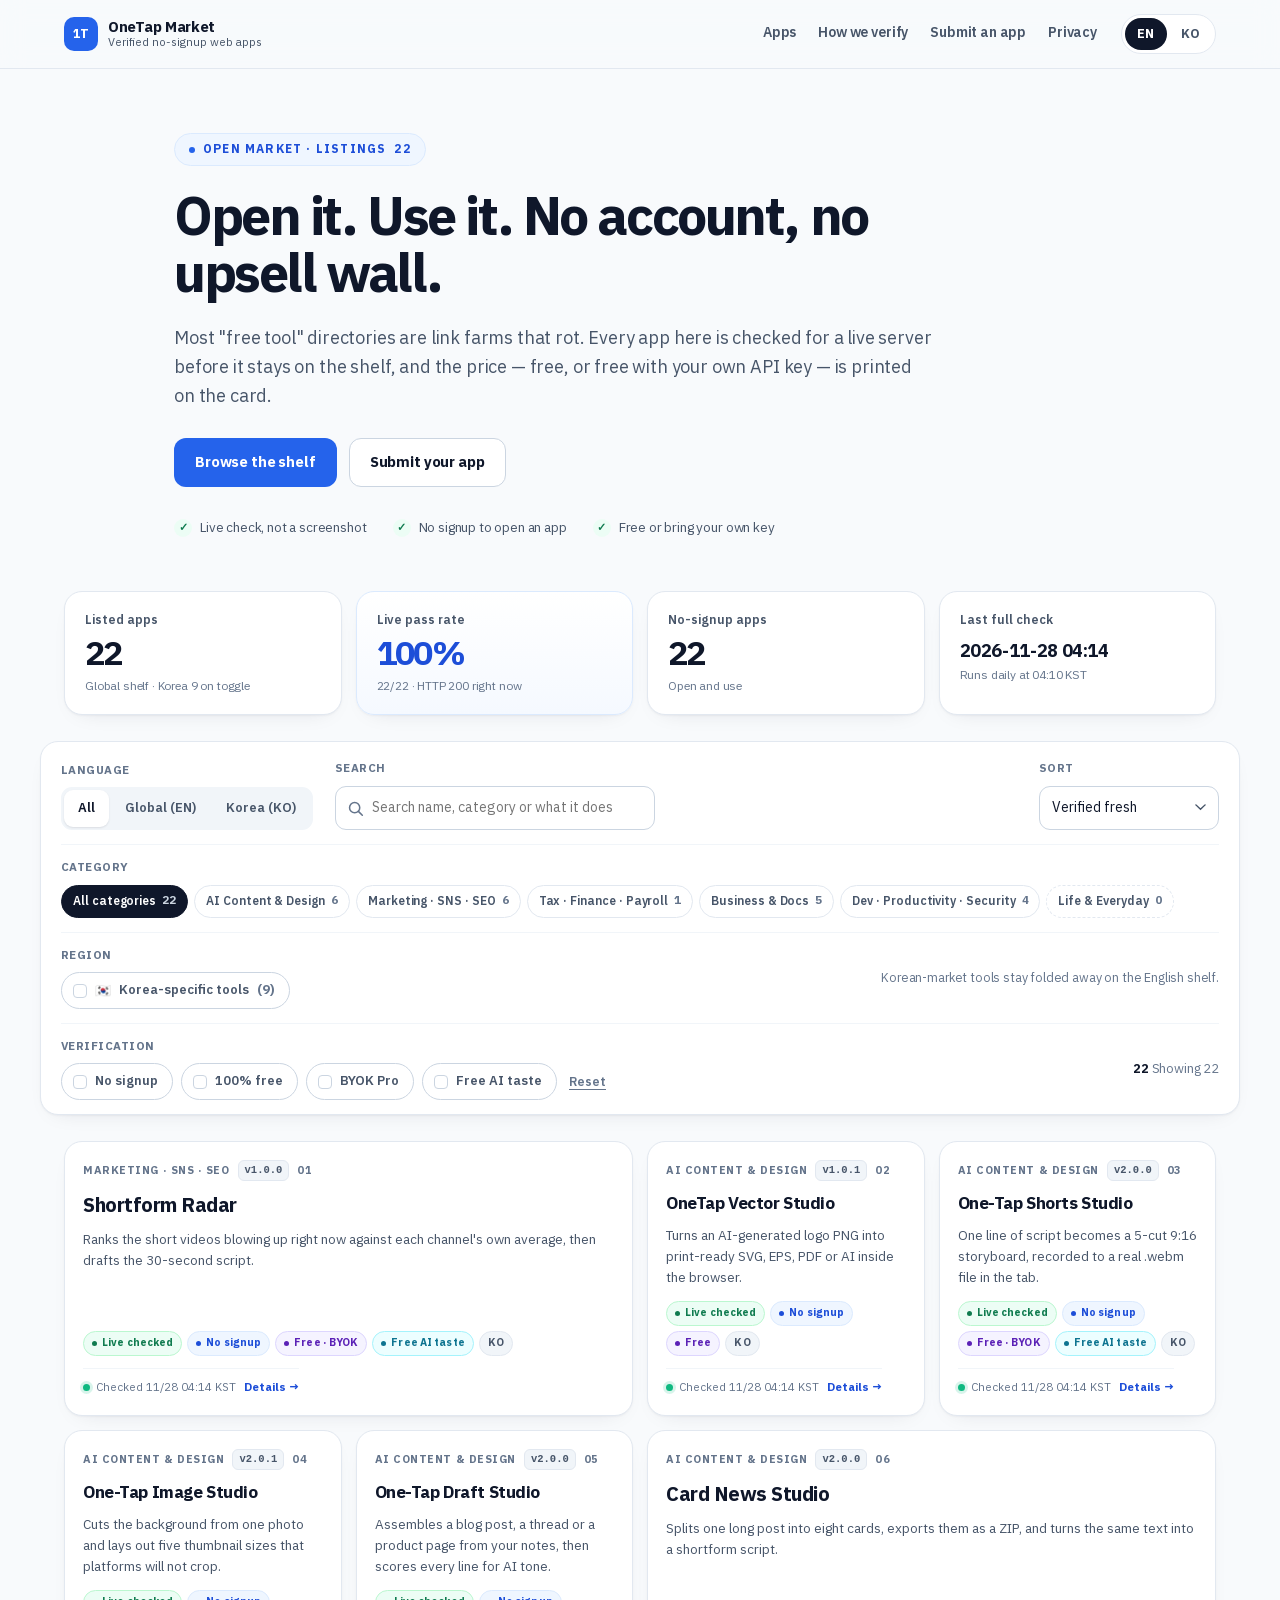
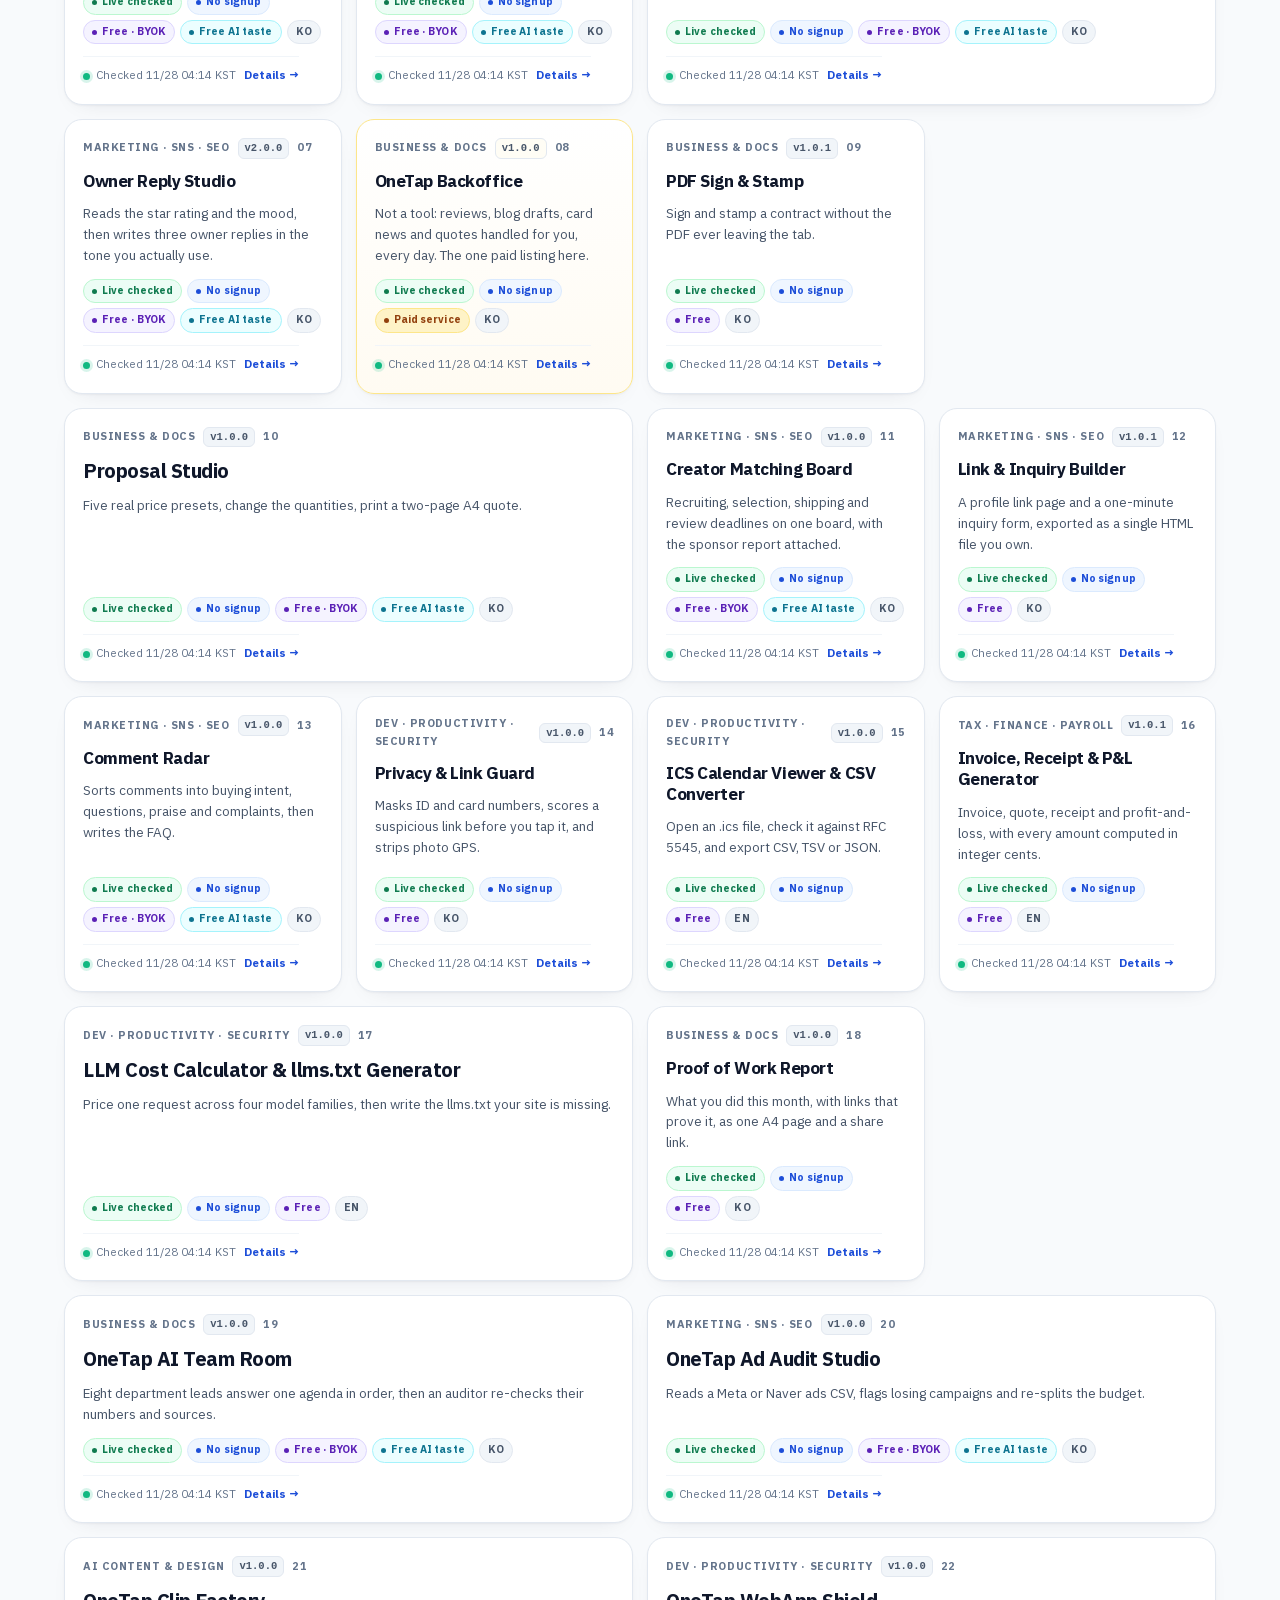
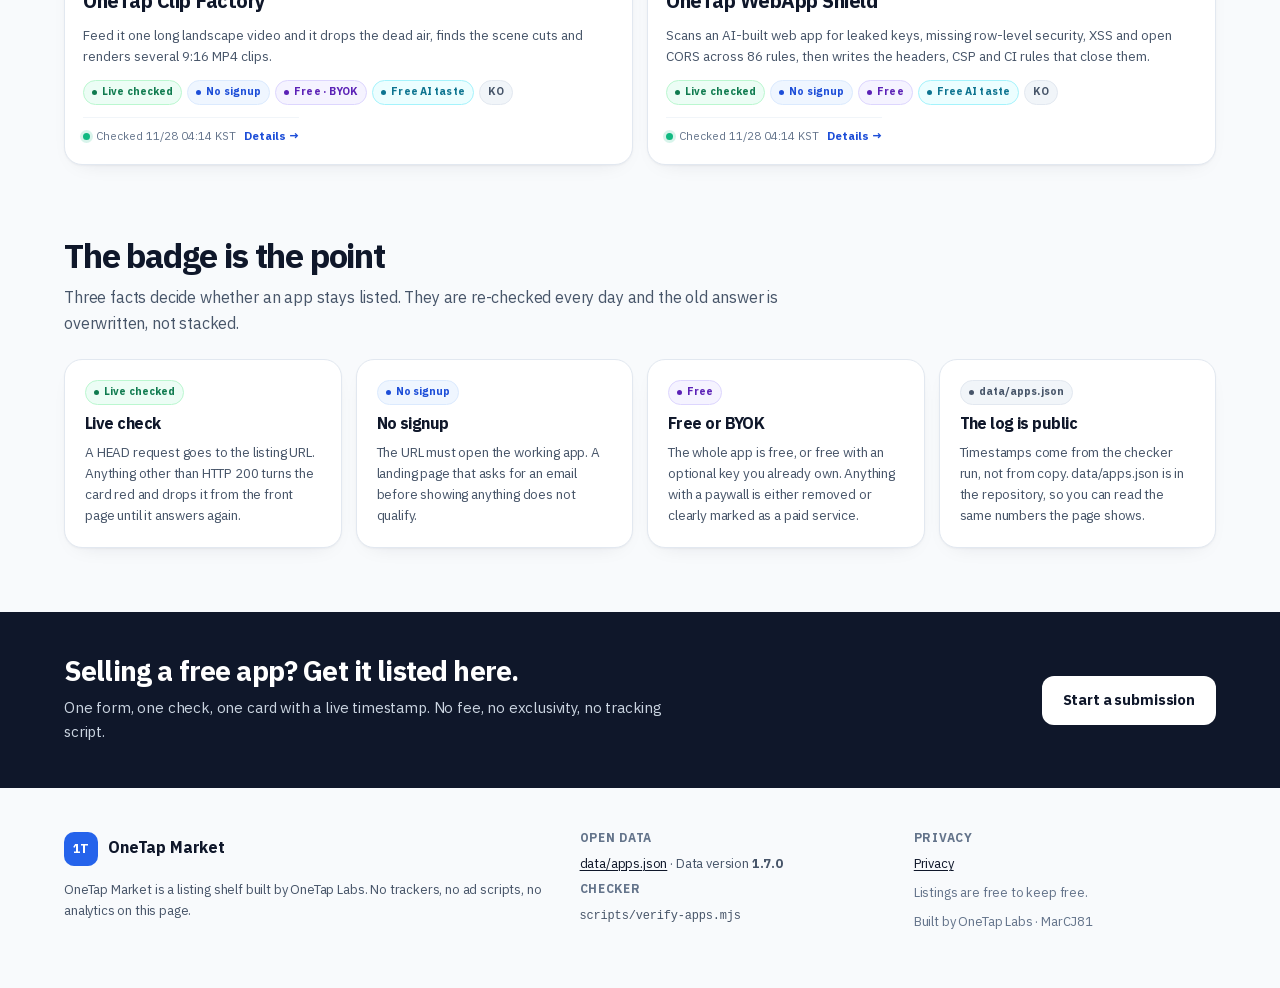
<file: index.html>
<!DOCTYPE html>
<html lang="en">
<head>
<meta charset="utf-8">
<meta name="viewport" content="width=device-width, initial-scale=1, viewport-fit=cover">
<title>OneTap Market — verified no-signup web apps</title>
<meta name="description" content="A market of web apps that load without an account. Every listing shows a live HTTP check, no-signup status, a free or bring-your-own-key price and its own version history, refreshed daily.">
<meta name="robots" content="index, follow">
<meta name="color-scheme" content="light">
<meta name="theme-color" content="#F8FAFC">
<link rel="canonical" href="https://marcj81.github.io/onetap-market/">
<meta property="og:type" content="website">
<meta property="og:site_name" content="OneTap Market">
<meta property="og:title" content="OneTap Market — apps you can use in one tap">
<meta property="og:description" content="31 listings, each one checked for a live server, no signup requirement and a free or BYOK price, with version history and public feedback on every card.">
<meta property="og:url" content="https://marcj81.github.io/onetap-market/">
<meta property="og:locale" content="en_US">
<meta property="og:locale:alternate" content="ko_KR">
<meta name="twitter:card" content="summary">
<meta name="twitter:title" content="OneTap Market — apps you can use in one tap">
<meta name="twitter:description" content="31 listings, each one checked for a live server, no signup requirement and a free or BYOK price, with version history and public feedback on every card.">
<link rel="icon" href="favicon.svg" type="image/svg+xml">
<script type="application/ld+json">
{
  "@context": "https://schema.org",
  "@graph": [
    {
      "@type": "WebSite",
      "name": "OneTap Market",
      "alternateName": "원탭 마켓",
      "url": "https://marcj81.github.io/onetap-market/",
      "inLanguage": ["en", "ko"],
      "description": "A verified market of no-signup web apps, with a daily liveness check on every listing."
    },
    {
      "@type": "ItemList",
      "name": "OneTap Market listings",
      "numberOfItems": 31,
      "itemListElement": [
        { "@type": "ListItem", "position": 1, "name": "Shortform Radar", "url": "https://marcj81.github.io/shortform-radar/" },
        { "@type": "ListItem", "position": 2, "name": "OneTap Vector Studio", "url": "https://marcj81.github.io/ai-vector-studio/" },
        { "@type": "ListItem", "position": 3, "name": "13th Month Reverse Calculator", "url": "https://marcj81.github.io/yearend-tax-reverse/" },
        { "@type": "ListItem", "position": 4, "name": "One-Tap Shorts Studio", "url": "https://marcj81.github.io/shorts-video-studio/" },
        { "@type": "ListItem", "position": 5, "name": "One-Tap Image Studio", "url": "https://marcj81.github.io/ai-image-studio/" },
        { "@type": "ListItem", "position": 6, "name": "One-Tap Draft Studio", "url": "https://marcj81.github.io/ai-writer-studio/" },
        { "@type": "ListItem", "position": 7, "name": "Blog SEO Studio", "url": "https://marcj81.github.io/blog-seo-studio/" },
        { "@type": "ListItem", "position": 8, "name": "Commerce SEO Studio", "url": "https://marcj81.github.io/commerce-seo-studio/" },
        { "@type": "ListItem", "position": 9, "name": "Card News Studio", "url": "https://marcj81.github.io/cardnews-script-studio/" },
        { "@type": "ListItem", "position": 10, "name": "Owner Reply Studio", "url": "https://marcj81.github.io/review-reply-studio/" },
        { "@type": "ListItem", "position": 11, "name": "OneTap Backoffice", "url": "https://marcj81.github.io/ai-backoffice-offer/" },
        { "@type": "ListItem", "position": 12, "name": "Payslip Studio", "url": "https://marcj81.github.io/payslip-calculator/" },
        { "@type": "ListItem", "position": 13, "name": "Tax & Margin Calculator", "url": "https://marcj81.github.io/tax-margin-calculator/" },
        { "@type": "ListItem", "position": 14, "name": "Severance & Leave Calculator", "url": "https://marcj81.github.io/severance-leave-calculator/" },
        { "@type": "ListItem", "position": 15, "name": "PDF Sign & Stamp", "url": "https://marcj81.github.io/pdf-sign-stamp/" },
        { "@type": "ListItem", "position": 16, "name": "Proposal Studio", "url": "https://marcj81.github.io/agency-proposal-maker/" },
        { "@type": "ListItem", "position": 17, "name": "Creator Matching Board", "url": "https://marcj81.github.io/influencer-campaign-board/" },
        { "@type": "ListItem", "position": 18, "name": "Link & Inquiry Builder", "url": "https://marcj81.github.io/onetaplink-studio/" },
        { "@type": "ListItem", "position": 19, "name": "Comment Radar", "url": "https://marcj81.github.io/youtube-comment-analyzer/" },
        { "@type": "ListItem", "position": 20, "name": "Ad Law Checker", "url": "https://marcj81.github.io/ad-law-checker/" },
        { "@type": "ListItem", "position": 21, "name": "Privacy & Link Guard", "url": "https://marcj81.github.io/privacy-security-guard/" },
        { "@type": "ListItem", "position": 22, "name": "ICS Calendar Viewer & CSV Converter", "url": "https://marcj81.github.io/ics-viewer-online/" },
        { "@type": "ListItem", "position": 23, "name": "Invoice, Receipt & P&L Generator", "url": "https://marcj81.github.io/invoice-receipt-pl-generator/" },
        { "@type": "ListItem", "position": 24, "name": "LLM Cost Calculator & llms.txt Generator", "url": "https://marcj81.github.io/llm-cost-llms-txt/" },
        { "@type": "ListItem", "position": 25, "name": "Proof of Work Report", "url": "https://marcj81.github.io/proof-of-work-report/" },
        { "@type": "ListItem", "position": 26, "name": "Price Radar KR", "url": "https://marcj81.github.io/price-radar-kr/" },
        { "@type": "ListItem", "position": 27, "name": "OneTap AI Team Room", "url": "https://marcj81.github.io/onetap-team-room/" },
        { "@type": "ListItem", "position": 28, "name": "OneTap Ad Audit Studio", "url": "https://marcj81.github.io/onetap-ad-audit/" },
        { "@type": "ListItem", "position": 29, "name": "OneTap Clip Factory", "url": "https://marcj81.github.io/onetap-clip-factory/" },
        { "@type": "ListItem", "position": 30, "name": "OneTap HWPX Converter", "url": "https://marcj81.github.io/onetap-hwpx-converter/" },
        { "@type": "ListItem", "position": 31, "name": "OneTap WebApp Shield", "url": "https://marcj81.github.io/onetap-webapp-shield/" }
      ]
    }
  ]
}
</script>
<link rel="stylesheet" href="styles.css">
</head>
<body>
<a class="skip" href="#grid">Skip to listings</a>

<header class="topbar">
  <div class="wrap topbar__inner">
    <a class="brand" href="./" aria-label="OneTap Market">
      <span class="brand__mark" aria-hidden="true">1T</span>
      <span class="brand__text">
        <strong data-i18n="brand.name">OneTap Market</strong>
        <span data-i18n="brand.sub">Verified no-signup web apps</span>
      </span>
    </a>
    <nav class="topnav" aria-label="Primary">
      <a href="#grid" data-i18n="nav.apps">Apps</a>
      <a href="#verify" data-i18n="nav.verify">How we verify</a>
      <a href="#submit" data-i18n="nav.submit">Submit an app</a>
      <a href="privacy.html" data-i18n="nav.privacy">Privacy</a>
    </nav>
    <div class="lang" role="group" aria-labelledby="langLabel">
      <span class="sr" id="langLabel" data-i18n="nav.langLabel">Language</span>
      <button type="button" class="lang__btn is-on" data-lang="en" aria-pressed="true">EN</button>
      <button type="button" class="lang__btn" data-lang="ko" aria-pressed="false">KO</button>
    </div>
  </div>
</header>

<main>
  <!-- ── hero ─────────────────────────────────────────────────────────── -->
  <section class="hero">
    <div class="wrap hero__inner">
      <p class="eyebrow"><span class="dot" aria-hidden="true"></span><span data-i18n="hero.eyebrow">Open market · listings</span> <b id="heroCount">31</b></p>
      <h1 class="hero__title">
        <span data-i18n="hero.title">Open it. Use it. No account, no upsell wall.</span>
      </h1>
      <p class="hero__lead" data-i18n="hero.lead">Most "free tool" directories are link farms that rot. Every app here is checked for a live server before it stays on the shelf, and the price — free, or free with your own API key — is printed on the card.</p>
      <div class="hero__cta">
        <a class="btn btn--primary" href="#grid" data-i18n="hero.cta">Browse the shelf</a>
        <button type="button" class="btn btn--ghost" data-open-submit data-i18n="hero.cta2">Submit your app</button>
      </div>
      <ul class="promises">
        <li><span class="tick" aria-hidden="true">✓</span><span data-i18n="hero.promise1">Live check, not a screenshot</span></li>
        <li><span class="tick" aria-hidden="true">✓</span><span data-i18n="hero.promise2">No signup to open an app</span></li>
        <li><span class="tick" aria-hidden="true">✓</span><span data-i18n="hero.promise3">Free or bring your own key</span></li>
      </ul>
    </div>
  </section>

  <!-- ── dashboard ────────────────────────────────────────────────────── -->
  <section class="dashboard wrap" aria-label="Market dashboard" data-i18n-aria="app.ariaStats">
    <div class="stat">
      <span class="stat__label" data-i18n="stats.apps">Listed apps</span>
      <strong class="stat__value" id="statApps">31</strong>
      <span class="stat__note" id="statAppsNote" data-i18n="stats.appsNote">Korean and global</span>
    </div>
    <div class="stat stat--accent">
      <span class="stat__label" data-i18n="stats.pass">Live pass rate</span>
      <strong class="stat__value" id="statPass">100%</strong>
      <span class="stat__note"><span id="statPassNote">31/31</span> · <span data-i18n="stats.passNote">HTTP 200 right now</span></span>
    </div>
    <div class="stat">
      <span class="stat__label" data-i18n="stats.noSignup">No-signup apps</span>
      <strong class="stat__value" id="statNoSignup">31</strong>
      <span class="stat__note" data-i18n="stats.noSignupNote">Open and use</span>
    </div>
    <div class="stat">
      <span class="stat__label" data-i18n="stats.lastCheck">Last full check</span>
      <strong class="stat__value stat__value--sm" id="statCheck">—</strong>
      <span class="stat__note" data-i18n="stats.lastCheckNote">Runs daily at 04:10 KST</span>
    </div>
  </section>

  <!-- ── filters ──────────────────────────────────────────────────────── -->
  <section class="filters wrap" aria-label="Filters">
    <div class="filters__row">
      <div class="field field--seg" role="group" aria-label="Language">
        <span class="field__label" data-i18n="filter.language">Language</span>
        <div class="seg">
          <button type="button" class="seg__btn is-on" data-langfilter="all" aria-pressed="true" data-i18n="filter.langAll">All</button>
          <button type="button" class="seg__btn" data-langfilter="en" aria-pressed="false" data-i18n="filter.langEn">Global (EN)</button>
          <button type="button" class="seg__btn" data-langfilter="ko" aria-pressed="false" data-i18n="filter.langKo">Korea (KO)</button>
        </div>
      </div>
      <div class="field">
        <label class="field__label" for="searchInput" data-i18n="filter.search">Search</label>
        <div class="searchbox">
          <svg viewBox="0 0 20 20" aria-hidden="true" class="searchbox__icon"><circle cx="9" cy="9" r="6" fill="none" stroke="currentColor" stroke-width="1.8"/><path d="M13.4 13.4L18 18" stroke="currentColor" stroke-width="1.8" stroke-linecap="round"/></svg>
          <input id="searchInput" type="search" autocomplete="off" spellcheck="false" placeholder="Search name, category or what it does" data-i18n-placeholder="filter.searchPlaceholder">
        </div>
      </div>
      <div class="field field--sort">
        <label class="field__label" for="sortSelect" data-i18n="filter.sort">Sort</label>
        <select id="sortSelect">
          <option value="fresh" data-i18n="filter.sortFresh">Verified fresh</option>
          <option value="name" data-i18n="filter.sortName">Name (A–Z)</option>
        </select>
      </div>
    </div>

    <div class="filters__row filters__row--chips">
      <div class="field">
        <span class="field__label" data-i18n="filter.category">Category</span>
        <div class="chips" id="catChips"></div>
      </div>
    </div>

    <div class="filters__row filters__row--region" id="regionRow">
      <div class="field">
        <span class="field__label" data-i18n="filter.region">Region</span>
        <div class="toggles">
          <button type="button" class="toggle" id="toggleKorea" aria-pressed="false" data-i18n-aria="filter.koreaAria"><span class="toggle__dot" aria-hidden="true"></span><span class="toggle__flag" aria-hidden="true">🇰🇷</span><span data-i18n="filter.korea">Korea-specific tools</span> <b id="koreaCount">(9)</b></button>
        </div>
      </div>
      <p class="result result--hint" data-i18n="filter.regionHint">Korean-market tools stay folded away on the English shelf.</p>
    </div>

    <div class="filters__row filters__row--badges">
      <div class="field">
        <span class="field__label" data-i18n="filter.badges">Verification</span>
        <div class="toggles">
          <button type="button" class="toggle" id="toggleNoSignup" aria-pressed="false"><span class="toggle__dot" aria-hidden="true"></span><span data-i18n="filter.noSignup">No signup</span></button>
          <button type="button" class="toggle" id="toggleFree" aria-pressed="false"><span class="toggle__dot" aria-hidden="true"></span><span data-i18n="filter.free">100% free</span></button>
          <button type="button" class="toggle" id="toggleByok" aria-pressed="false"><span class="toggle__dot" aria-hidden="true"></span><span data-i18n="filter.byok">BYOK Pro</span></button>
          <button type="button" class="toggle" id="toggleFreeAi" aria-pressed="false"><span class="toggle__dot" aria-hidden="true"></span><span data-i18n="filter.freeAi">Free AI taste</span></button>
          <button type="button" class="linkbtn" id="resetFilters" data-i18n="filter.reset">Reset</button>
        </div>
      </div>
      <p class="result" aria-live="polite"><b id="resultCount">31</b> <span data-i18n="app.showing">Showing</span> <span id="resultTotal">31</span></p>
    </div>
  </section>

  <!-- ── grid ─────────────────────────────────────────────────────────── -->
  <section class="wrap" id="grid">
    <div class="grid" id="cardGrid" aria-label="App listings" data-i18n-aria="app.ariaGrid"></div>
    <div class="empty" id="emptyState" hidden>
      <div class="empty__block" id="emptyKorea" hidden>
        <span class="empty__mark" aria-hidden="true">🇰🇷</span>
        <strong data-i18n="empty.koreaTitle">That one sits on the Korea shelf</strong>
        <p data-i18n="empty.koreaBody">Year-end tax, payslips, HWPX, Korean ad law, local prices and the two Korean SEO studios are hidden while you browse in English.</p>
        <button type="button" class="btn btn--ghost" id="emptyKoreaBtn" data-i18n="empty.koreaCta">Show Korea-specific tools (9)</button>
      </div>
      <div class="empty__block" id="emptyFilter" hidden>
        <strong data-i18n="empty.title">Nothing matches that filter</strong>
        <p data-i18n="empty.body">Try another category, or clear the search and the badge toggles.</p>
        <button type="button" class="btn btn--ghost" id="emptyReset" data-i18n="empty.reset">Clear filters</button>
      </div>
      <div class="empty__block" id="emptyCategory" hidden>
        <span class="empty__mark" aria-hidden="true">＋</span>
        <strong data-i18n="empty.catTitle">No apps in this section yet.</strong>
        <p data-i18n="empty.catBody">Be the first one on this shelf — submit your app and it goes live here once the checker sees it open. No listing fee.</p>
        <button type="button" class="btn btn--primary" id="emptyCatCta" data-i18n="empty.catCta">Submit the first app</button>
      </div>
    </div>
  </section>

  <!-- ── verification explainer ───────────────────────────────────────── -->
  <section class="verify wrap" id="verify">
    <header class="section__head">
      <h2 data-i18n="verify.title">The badge is the point</h2>
      <p data-i18n="verify.lead">Three facts decide whether an app stays listed. They are re-checked every day and the old answer is overwritten, not stacked.</p>
    </header>
    <div class="verify__grid">
      <article class="vcard">
        <span class="badge badge--live"><span class="badge__dot" aria-hidden="true"></span><span data-i18n="badge.live">Live checked</span></span>
        <h3 data-i18n="verify.liveTitle">Live check</h3>
        <p data-i18n="verify.liveBody">A HEAD request goes to the listing URL. Anything other than HTTP 200 turns the card red and drops it from the front page until it answers again.</p>
      </article>
      <article class="vcard">
        <span class="badge badge--signup"><span class="badge__dot" aria-hidden="true"></span><span data-i18n="badge.noSignup">No signup</span></span>
        <h3 data-i18n="verify.signupTitle">No signup</h3>
        <p data-i18n="verify.signupBody">The URL must open the working app. A landing page that asks for an email before showing anything does not qualify.</p>
      </article>
      <article class="vcard">
        <span class="badge badge--free"><span class="badge__dot" aria-hidden="true"></span><span data-i18n="badge.free">Free</span></span>
        <h3 data-i18n="verify.priceTitle">Free or BYOK</h3>
        <p data-i18n="verify.priceBody">The whole app is free, or free with an optional key you already own. Anything with a paywall is either removed or clearly marked as a paid service.</p>
      </article>
      <article class="vcard">
        <span class="badge badge--log"><span class="badge__dot" aria-hidden="true"></span><span>data/apps.json</span></span>
        <h3 data-i18n="verify.logTitle">The log is public</h3>
        <p data-i18n="verify.logBody">Timestamps come from the checker run, not from copy. data/apps.json is in the repository, so you can read the same numbers the page shows.</p>
      </article>
    </div>
  </section>

  <!-- ── submit band ──────────────────────────────────────────────────── -->
  <section class="submitband" id="submit">
    <div class="wrap submitband__inner">
      <div>
        <h2 data-i18n="submit.sectionTitle">Selling a free app? Get it listed here.</h2>
        <p data-i18n="submit.sectionLead">One form, one check, one card with a live timestamp. No fee, no exclusivity, no tracking script.</p>
      </div>
      <button type="button" class="btn btn--light" data-open-submit data-i18n="submit.sectionCta">Start a submission</button>
    </div>
  </section>
</main>

<footer class="footer">
  <div class="wrap footer__inner">
    <div class="footer__col">
      <a class="brand brand--foot" href="./">
        <span class="brand__mark" aria-hidden="true">1T</span>
        <strong data-i18n="brand.name">OneTap Market</strong>
      </a>
      <p data-i18n="footer.about">OneTap Market is a listing shelf built by OneTap Labs. No trackers, no ad scripts, no analytics on this page.</p>
    </div>
    <div class="footer__col">
      <h4 data-i18n="footer.data">Open data</h4>
      <p><a href="data/apps.json">data/apps.json</a> · <span data-i18n="footer.updated">Data version</span> <b id="dataVersion">1.0.0</b></p>
      <h4 data-i18n="footer.checker">Checker</h4>
      <p><code>scripts/verify-apps.mjs</code></p>
    </div>
    <div class="footer__col">
      <h4 data-i18n="footer.privacy">Privacy</h4>
      <p><a href="privacy.html" data-i18n="nav.privacy">Privacy</a></p>
      <p class="muted" data-i18n="footer.rights">Listings are free to keep free.</p>
      <p class="muted" data-i18n="footer.builtBy">Built by OneTap Labs · MarCJ81</p>
    </div>
  </div>
</footer>

<!-- ── detail modal ───────────────────────────────────────────────────── -->
<div class="modal" id="detailModal" hidden>
  <div class="modal__backdrop" data-close></div>
  <div class="modal__panel modal__panel--detail" role="dialog" aria-modal="true" aria-labelledby="detailName">
    <button type="button" class="modal__close" data-close aria-label="Close">&#215;</button>
    <div class="modal__body" id="detailBody"></div>
  </div>
</div>

<!-- ── submit modal ───────────────────────────────────────────────────── -->
<div class="modal" id="submitModal" hidden>
  <div class="modal__backdrop" data-close></div>
  <div class="modal__panel modal__panel--submit" role="dialog" aria-modal="true" aria-labelledby="submitTitle">
    <button type="button" class="modal__close" data-close aria-label="Close">&#215;</button>
    <div class="modal__body">
      <header class="modal__head">
        <p class="eyebrow eyebrow--sm"><span class="dot" aria-hidden="true"></span><span data-i18n="nav.submit">Submit an app</span></p>
        <h2 id="submitTitle" data-i18n="submit.title">Submit your web app</h2>
        <p class="muted" id="submitLead" data-i18n="submit.lead">Listing is free and takes one form. If your app loads without an account, we will check the URL and put it on the shelf.</p>
      </header>

      <div class="tabs" id="submitTabs" role="tablist" aria-label="Submit an app">
        <button type="button" class="tab is-on" id="tabNew" role="tab" aria-selected="true" aria-controls="panelNew" data-tab="new" data-i18n="submit.tabNew">New app</button>
        <button type="button" class="tab" id="tabUpdate" role="tab" aria-selected="false" aria-controls="panelUpdate" data-tab="update" data-i18n="submit.tabUpdate">Update an app</button>
      </div>

      <div class="tabpanel" id="panelNew" role="tabpanel" aria-labelledby="tabNew">
      <ol class="steps">
        <li><span>1</span><p data-i18n="submit.how1">Send the form. It opens a GitHub issue with your answers already filled in.</p></li>
        <li><span>2</span><p data-i18n="submit.how2">The daily checker hits your URL. A 200 and no signup wall gets it listed.</p></li>
        <li><span>3</span><p data-i18n="submit.how3">Your card appears with a real check timestamp, and the checker keeps it honest.</p></li>
      </ol>

      <form class="form" id="submitForm" novalidate>
        <div class="form__row">
          <div class="form__field">
            <label for="fNameEn" data-i18n="submit.nameEn">App name (English)</label>
            <input id="fNameEn" name="nameEn" type="text" required maxlength="80" autocomplete="off">
            <span class="err" data-err="nameEn"></span>
          </div>
          <div class="form__field">
            <label for="fNameKo" data-i18n="submit.nameKo">App name (Korean, optional)</label>
            <input id="fNameKo" name="nameKo" type="text" maxlength="80" autocomplete="off">
            <span class="err" data-err="nameKo"></span>
          </div>
        </div>
        <div class="form__field">
          <label for="fUrl" data-i18n="submit.url">Live URL</label>
          <input id="fUrl" name="url" type="url" inputmode="url" required placeholder="https://" autocomplete="off">
          <span class="err" data-err="url"></span>
        </div>
        <div class="form__field">
          <label for="fShortEn" data-i18n="submit.shortEn">One-line summary (English)</label>
          <input id="fShortEn" name="shortEn" type="text" required maxlength="140" autocomplete="off">
          <span class="err" data-err="shortEn"></span>
        </div>
        <div class="form__field">
          <label for="fShortKo" data-i18n="submit.shortKo">One-line summary (Korean, optional)</label>
          <input id="fShortKo" name="shortKo" type="text" maxlength="140" autocomplete="off">
          <span class="err" data-err="shortKo"></span>
        </div>
        <div class="form__row">
          <div class="form__field">
            <label for="fCategory" data-i18n="submit.category">Category</label>
            <select id="fCategory" name="category"></select>
            <span class="err" data-err="category"></span>
          </div>
          <div class="form__field">
            <label for="fCreator" data-i18n="submit.creator">Creator name or handle</label>
            <input id="fCreator" name="creator" type="text" required maxlength="60" autocomplete="off">
            <span class="err" data-err="creator"></span>
          </div>
        </div>
        <fieldset class="form__field form__field--set">
          <legend data-i18n="submit.languages">Interface language</legend>
          <div class="checks">
            <label class="check"><input type="checkbox" name="lang" value="en" checked><span data-i18n="submit.langEn">English</span></label>
            <label class="check"><input type="checkbox" name="lang" value="ko"><span data-i18n="submit.langKo">Korean</span></label>
          </div>
          <span class="err" data-err="languages"></span>
        </fieldset>
        <div class="form__field form__field--set">
          <label class="check"><input type="checkbox" id="fNoSignup" checked><span data-i18n="submit.noSignup">It opens without an account</span></label>
          <label class="check"><input type="checkbox" id="fByok"><span data-i18n="submit.byok">Free, with an optional own API key</span></label>
        </div>

        <div class="form__preview">
          <div class="preview__head">
            <span data-i18n="submit.previewJson">JSON preview</span>
            <button type="button" class="linkbtn" id="copySpec" data-i18n="submit.btnJson">Copy JSON spec</button>
          </div>
          <pre id="jsonPreview" aria-live="polite"></pre>
          <p class="hint" data-i18n="submit.hintJson">Paste this object into the apps array in data/apps.json and open a pull request.</p>
          <div class="preview__head preview__head--issue">
            <span data-i18n="submit.previewIssue">Issue link preview</span>
          </div>
          <p class="issuelink" id="issuePreview">
            <span class="issuelink__host" id="issueHost">github.com/MarCJ81/onetap-market/issues/new</span>
            <span class="issuelink__query" id="issueQuery">—</span>
            <span class="issuelink__meta"><span id="issueMeta">—</span><button type="button" class="linkbtn" id="copyIssue" data-i18n="submit.copyIssue">Copy issue URL</button></span>
          </p>
          <p class="hint" data-i18n="submit.hintIssue">No account needed to read it. Signing in to open the issue is what posts it — that is the submission.</p>
        </div>

        <p class="form__status" id="formStatus" aria-live="polite"></p>
        <div class="form__actions">
          <button type="submit" class="btn btn--primary" id="openIssue" data-i18n="submit.btnIssue">Open prefilled GitHub issue</button>
          <button type="button" class="btn btn--ghost" id="copySpec2" data-i18n="submit.btnJson">Copy JSON spec</button>
        </div>
      </form>
      </div>

      <div class="tabpanel" id="panelUpdate" role="tabpanel" aria-labelledby="tabUpdate" hidden>
        <form class="form" id="updateForm" novalidate>
          <div class="form__row">
            <div class="form__field">
              <label for="uApp" data-i18n="up.app">Which app</label>
              <select id="uApp" name="appId"></select>
              <span class="err" data-err="appId"></span>
            </div>
            <div class="form__field">
              <label for="uVersion" data-i18n="up.version">New version</label>
              <input id="uVersion" name="version" type="text" maxlength="14" placeholder="v1.1.0" autocomplete="off">
              <span class="err" data-err="version"></span>
            </div>
          </div>
          <p class="hint" data-i18n="up.versionHint">Next release number — higher than the one on the card, e.g. v1.1.0.</p>
          <div class="form__field">
            <label for="uUrl" data-i18n="up.url">Live URL (only if it changed)</label>
            <input id="uUrl" name="url" type="url" inputmode="url" placeholder="https://" autocomplete="off">
            <span class="err" data-err="url"></span>
          </div>
          <div class="form__field">
            <label for="uNotesEn" data-i18n="up.notesEn">What changed (English)</label>
            <input id="uNotesEn" name="notesEn" type="text" maxlength="400" autocomplete="off">
            <span class="err" data-err="notesEn"></span>
          </div>
          <div class="form__field">
            <label for="uNotesKo" data-i18n="up.notesKo">What changed (Korean, optional)</label>
            <input id="uNotesKo" name="notesKo" type="text" maxlength="400" autocomplete="off">
            <span class="err" data-err="notesKo"></span>
          </div>

          <div class="form__preview">
            <div class="preview__head">
              <span data-i18n="up.previewJson">JSON patch preview</span>
              <button type="button" class="linkbtn" id="copyPatch" data-i18n="up.btnJson">Copy the patch</button>
            </div>
            <pre id="updatePreview" aria-live="polite"></pre>
            <p class="hint" data-i18n="submit.hintJson">Paste this object into the apps array in data/apps.json and open a pull request.</p>
            <div class="preview__head preview__head--issue">
              <span data-i18n="up.previewIssue">Update issue preview</span>
            </div>
            <p class="issuelink" id="updateIssuePreview">
              <span class="issuelink__host" id="updateIssueHost">github.com/MarCJ81/onetap-market/issues/new</span>
              <span class="issuelink__query" id="updateIssueQuery">—</span>
              <span class="issuelink__meta"><span id="updateIssueMeta">—</span><button type="button" class="linkbtn" id="copyUpdateIssue" data-i18n="up.copyIssue">Copy update URL</button></span>
            </p>
          </div>

          <p class="form__status" id="updateStatus" aria-live="polite"></p>
          <div class="form__actions">
            <button type="submit" class="btn btn--primary" id="openUpdateIssue" data-i18n="up.btnIssue">Open prefilled update issue</button>
            <button type="button" class="btn btn--ghost" id="copyPatch2" data-i18n="up.btnJson">Copy the patch</button>
          </div>
        </form>
      </div>
    </div>
  </div>
</div>

<div class="toast" id="toast" role="status" aria-live="polite" hidden></div>

<script src="data/apps.bundle.js"></script>
<script src="i18n.js"></script>
<script src="core.js"></script>
<script src="app.js"></script>
</body>
</html>
</file>
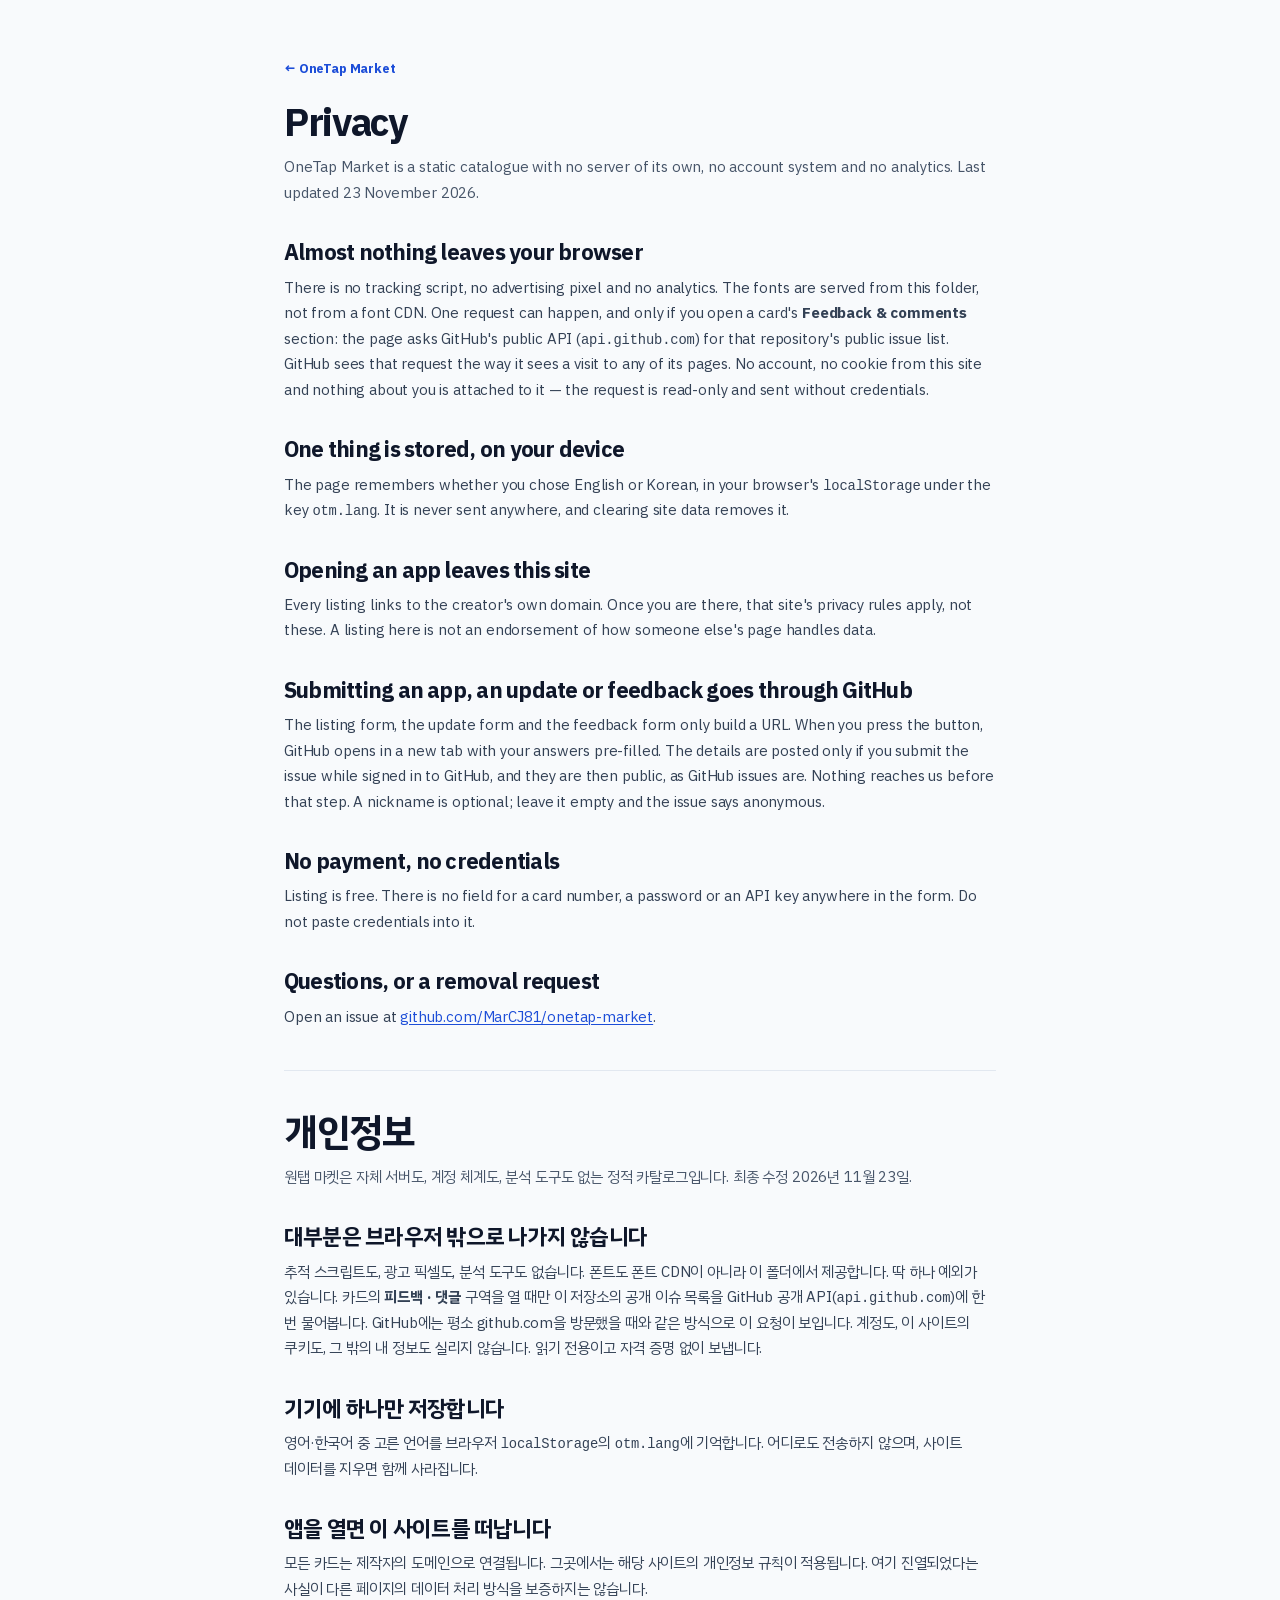
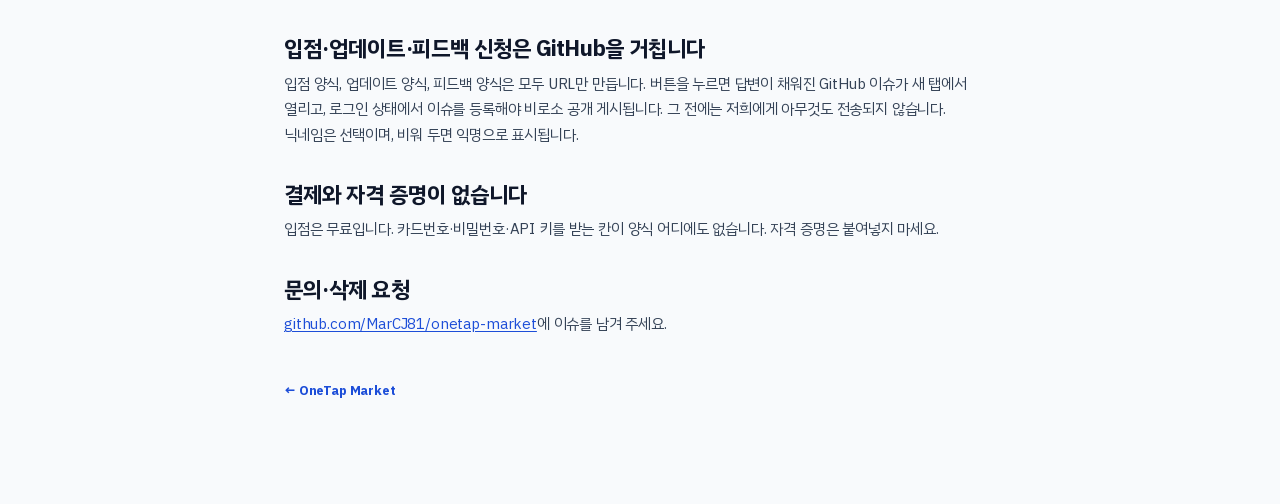
<file: privacy.html>
<!DOCTYPE html>
<html lang="en">
<head>
<meta charset="utf-8">
<meta name="viewport" content="width=device-width, initial-scale=1">
<title>Privacy — OneTap Market</title>
<meta name="description" content="OneTap Market has no server, no accounts and no analytics. What is stored on your device, and what happens when you open an app or submit one.">
<meta name="robots" content="index, follow">
<meta name="theme-color" content="#F8FAFC">
<link rel="canonical" href="https://marcj81.github.io/onetap-market/privacy.html">
<link rel="icon" href="favicon.svg" type="image/svg+xml">
<link rel="stylesheet" href="styles.css">
<style>
  .doc { max-width: 760px; margin: 0 auto; padding: 56px 24px 80px; }
  .doc h1 { font-size: 38px; margin-bottom: 10px; }
  .doc h2 { font-size: 22px; margin: 34px 0 10px; }
  .doc p, .doc li { color: #334155; font-size: 15px; line-height: 1.7; }
  .doc ul { padding-left: 20px; margin: 10px 0; }
  .doc hr { border: 0; border-top: 1px solid #e2e8f0; margin: 40px 0; }
  .doc .lead { color: #475569; }
  .doc a { color: #1d4ed8; }
  .doc .back { display: inline-block; margin-bottom: 22px; font-size: 13px; font-weight: 700; text-decoration: none; }
</style>
</head>
<body>
<main class="doc">
  <a class="back" href="./">← OneTap Market</a>
  <h1>Privacy</h1>
  <p class="lead">OneTap Market is a static catalogue with no server of its own, no account system and no analytics. Last updated 23 November 2026.</p>

  <h2>Almost nothing leaves your browser</h2>
  <p>There is no tracking script, no advertising pixel and no analytics. The fonts are served from this folder, not from a font CDN. One request can happen, and only if you open a card's <strong>Feedback &amp; comments</strong> section: the page asks GitHub's public API (<code>api.github.com</code>) for that repository's public issue list. GitHub sees that request the way it sees a visit to any of its pages. No account, no cookie from this site and nothing about you is attached to it — the request is read-only and sent without credentials.</p>

  <h2>One thing is stored, on your device</h2>
  <p>The page remembers whether you chose English or Korean, in your browser's <code>localStorage</code> under the key <code>otm.lang</code>. It is never sent anywhere, and clearing site data removes it.</p>

  <h2>Opening an app leaves this site</h2>
  <p>Every listing links to the creator's own domain. Once you are there, that site's privacy rules apply, not these. A listing here is not an endorsement of how someone else's page handles data.</p>

  <h2>Submitting an app, an update or feedback goes through GitHub</h2>
  <p>The listing form, the update form and the feedback form only build a URL. When you press the button, GitHub opens in a new tab with your answers pre-filled. The details are posted only if you submit the issue while signed in to GitHub, and they are then public, as GitHub issues are. Nothing reaches us before that step. A nickname is optional; leave it empty and the issue says anonymous.</p>

  <h2>No payment, no credentials</h2>
  <p>Listing is free. There is no field for a card number, a password or an API key anywhere in the form. Do not paste credentials into it.</p>

  <h2>Questions, or a removal request</h2>
  <p>Open an issue at <a href="https://github.com/MarCJ81/onetap-market/issues" rel="noopener">github.com/MarCJ81/onetap-market</a>.</p>

  <hr>

  <h1 lang="ko">개인정보</h1>
  <p class="lead" lang="ko">원탭 마켓은 자체 서버도, 계정 체계도, 분석 도구도 없는 정적 카탈로그입니다. 최종 수정 2026년 11월 23일.</p>

  <h2 lang="ko">대부분은 브라우저 밖으로 나가지 않습니다</h2>
  <p lang="ko">추적 스크립트도, 광고 픽셀도, 분석 도구도 없습니다. 폰트도 폰트 CDN이 아니라 이 폴더에서 제공합니다. 딱 하나 예외가 있습니다. 카드의 <strong>피드백 · 댓글</strong> 구역을 열 때만 이 저장소의 공개 이슈 목록을 GitHub 공개 API(<code>api.github.com</code>)에 한 번 물어봅니다. GitHub에는 평소 github.com을 방문했을 때와 같은 방식으로 이 요청이 보입니다. 계정도, 이 사이트의 쿠키도, 그 밖의 내 정보도 실리지 않습니다. 읽기 전용이고 자격 증명 없이 보냅니다.</p>

  <h2 lang="ko">기기에 하나만 저장합니다</h2>
  <p lang="ko">영어·한국어 중 고른 언어를 브라우저 <code>localStorage</code>의 <code>otm.lang</code>에 기억합니다. 어디로도 전송하지 않으며, 사이트 데이터를 지우면 함께 사라집니다.</p>

  <h2 lang="ko">앱을 열면 이 사이트를 떠납니다</h2>
  <p lang="ko">모든 카드는 제작자의 도메인으로 연결됩니다. 그곳에서는 해당 사이트의 개인정보 규칙이 적용됩니다. 여기 진열되었다는 사실이 다른 페이지의 데이터 처리 방식을 보증하지는 않습니다.</p>

  <h2 lang="ko">입점·업데이트·피드백 신청은 GitHub을 거칩니다</h2>
  <p lang="ko">입점 양식, 업데이트 양식, 피드백 양식은 모두 URL만 만듭니다. 버튼을 누르면 답변이 채워진 GitHub 이슈가 새 탭에서 열리고, 로그인 상태에서 이슈를 등록해야 비로소 공개 게시됩니다. 그 전에는 저희에게 아무것도 전송되지 않습니다. 닉네임은 선택이며, 비워 두면 익명으로 표시됩니다.</p>

  <h2 lang="ko">결제와 자격 증명이 없습니다</h2>
  <p lang="ko">입점은 무료입니다. 카드번호·비밀번호·API 키를 받는 칸이 양식 어디에도 없습니다. 자격 증명은 붙여넣지 마세요.</p>

  <h2 lang="ko">문의·삭제 요청</h2>
  <p lang="ko"><a href="https://github.com/MarCJ81/onetap-market/issues" rel="noopener">github.com/MarCJ81/onetap-market</a>에 이슈를 남겨 주세요.</p>

  <p style="margin-top:40px"><a class="back" href="./">← OneTap Market</a></p>
</main>
</body>
</html>
</file>
<file: styles.css>
/* ============================================================================
 * OneTap Market · styles
 * White bento shelf · #F8FAFC page · #FFFFFF cards · #2563EB accent
 * Light only, WCAG AA text contrast, 1280px desktop → 390px mobile.
 * ==========================================================================*/

@font-face {
  font-family: 'PlexKR';
  src: url('assets/fonts/plexkr-Regular.woff2') format('woff2');
  font-weight: 400;
  font-style: normal;
  font-display: swap;
}
@font-face {
  font-family: 'PlexKR';
  src: url('assets/fonts/plexkr-SemiBold.woff2') format('woff2');
  font-weight: 500 600;
  font-style: normal;
  font-display: swap;
}
@font-face {
  font-family: 'PlexKR';
  src: url('assets/fonts/plexkr-Bold.woff2') format('woff2');
  font-weight: 700 900;
  font-style: normal;
  font-display: swap;
}

:root {
  --bg: #f8fafc;
  --card: #ffffff;
  --ink: #0f172a;
  --ink-2: #1e293b;
  --muted: #475569;
  --muted-2: #64748b;
  --line: #e2e8f0;
  --line-2: #cbd5e1;
  --accent: #2563eb;
  --accent-ink: #1d4ed8;
  --accent-soft: #eff6ff;
  --ok: #0f7b4f;
  --ok-soft: #ecfdf5;
  --warn: #92400e;
  --warn-soft: #fef3c7;
  --violet: #5b21b6;
  --violet-soft: #f5f3ff;
  --danger: #b91c1c;
  --ai: #0e7490;
  --ai-soft: #ecfeff;
  --radius: 18px;
  --radius-sm: 12px;
  --shadow: 0 1px 2px rgba(15, 23, 42, .04), 0 8px 24px -16px rgba(15, 23, 42, .18);
  --shadow-lift: 0 2px 4px rgba(15, 23, 42, .05), 0 24px 48px -24px rgba(15, 23, 42, .28);
  --wrap: 1200px;
}

* { box-sizing: border-box; }

html { -webkit-text-size-adjust: 100%; }

body {
  margin: 0;
  background: var(--bg);
  color: var(--ink);
  font-family: 'PlexKR', -apple-system, BlinkMacSystemFont, 'Segoe UI', Roboto, 'Helvetica Neue', Arial, sans-serif;
  font-size: 16px;
  line-height: 1.6;
  letter-spacing: -0.01em;
  -webkit-font-smoothing: antialiased;
}

h1, h2, h3, h4 { margin: 0; line-height: 1.15; letter-spacing: -0.035em; font-weight: 800; }
h1, h2, h3, h4, p, li, .card__name, .card__short, .fact__v, .hero__lead { word-break: keep-all; }
.hero__lead, .card__short, .detail__text { overflow-wrap: anywhere; }
p { margin: 0; }
a { color: var(--accent-ink); text-decoration-thickness: 1px; text-underline-offset: 2px; }
button, input, select { font: inherit; color: inherit; }
code { font-family: ui-monospace, 'SFMono-Regular', Menlo, Consolas, monospace; font-size: .92em; }

.sr {
  position: absolute; width: 1px; height: 1px; padding: 0; margin: -1px;
  overflow: hidden; clip: rect(0 0 0 0); white-space: nowrap; border: 0;
}
.skip {
  position: absolute; left: 12px; top: -48px; z-index: 60;
  background: var(--ink); color: #fff; padding: 10px 16px; border-radius: 10px;
  transition: top .15s ease;
}
.skip:focus { top: 12px; }

.wrap { width: 100%; max-width: var(--wrap); margin: 0 auto; padding: 0 24px; }

/* ── top bar ─────────────────────────────────────────────────────────── */
.topbar {
  position: sticky; top: 0; z-index: 40;
  background: rgba(248, 250, 252, .88);
  backdrop-filter: saturate(180%) blur(12px);
  border-bottom: 1px solid var(--line);
}
.topbar__inner { display: flex; align-items: center; gap: 24px; height: 68px; }
.brand { display: inline-flex; align-items: center; gap: 10px; text-decoration: none; color: var(--ink); }
.brand__mark {
  display: grid; place-items: center;
  width: 34px; height: 34px; border-radius: 10px;
  background: var(--accent); color: #fff;
  font-size: 13px; font-weight: 800; letter-spacing: -0.02em;
}
.brand__text { display: flex; flex-direction: column; line-height: 1.2; }
.brand__text strong { font-size: 15px; font-weight: 800; letter-spacing: -0.02em; }
.brand__text span { font-size: 11.5px; color: var(--muted); letter-spacing: 0; }

.topnav { display: flex; gap: 22px; margin-left: auto; }
.topnav a {
  font-size: 14px; font-weight: 500; color: var(--muted);
  text-decoration: none; padding: 6px 0; border-bottom: 2px solid transparent;
}
.topnav a:hover { color: var(--ink); border-bottom-color: var(--ink); }

.lang { display: flex; gap: 2px; padding: 3px; background: #fff; border: 1px solid var(--line); border-radius: 999px; }
.lang__btn {
  border: 0; background: transparent; color: var(--muted);
  padding: 6px 12px; border-radius: 999px; font-size: 12.5px; font-weight: 700;
  cursor: pointer; letter-spacing: .02em;
}
.lang__btn.is-on { background: var(--ink); color: #fff; }
.lang__btn:hover:not(.is-on) { color: var(--ink); }

/* ── hero ────────────────────────────────────────────────────────────── */
.hero { padding: 64px 0 8px; }
.hero__inner { max-width: 980px; }
.eyebrow {
  display: inline-flex; align-items: center; gap: 8px;
  font-size: 12px; font-weight: 700; letter-spacing: .1em; text-transform: uppercase;
  color: var(--accent-ink); background: var(--accent-soft);
  border: 1px solid #dbeafe; border-radius: 999px; padding: 6px 14px; margin-bottom: 22px;
}
.eyebrow--sm { margin-bottom: 12px; }
.eyebrow b { font-weight: 800; }
.dot { width: 6px; height: 6px; border-radius: 50%; background: var(--accent); display: inline-block; }

.hero__title {
  font-size: 54px; line-height: 1.06; letter-spacing: -0.045em;
  max-width: 940px; margin-bottom: 20px;
}
.hero__title span { white-space: pre-line; }
.hero__lead { font-size: 18px; color: var(--muted); max-width: 760px; line-height: 1.62; }
.hero__cta { display: flex; flex-wrap: wrap; gap: 12px; margin-top: 28px; }

.promises { list-style: none; display: flex; flex-wrap: wrap; gap: 10px 26px; padding: 0; margin: 30px 0 0; }
.promises li { display: inline-flex; align-items: center; gap: 8px; font-size: 13.5px; color: var(--muted); }
.tick {
  display: grid; place-items: center; width: 18px; height: 18px; border-radius: 50%;
  background: var(--ok-soft); color: var(--ok); font-size: 11px; font-weight: 800;
}

.btn {
  display: inline-flex; align-items: center; justify-content: center; gap: 8px;
  border-radius: 12px; padding: 12px 20px; font-size: 14.5px; font-weight: 700;
  text-decoration: none; cursor: pointer; border: 1px solid transparent;
  transition: transform .12s ease, background .15s ease, border-color .15s ease;
  letter-spacing: -0.01em;
}
.btn:active { transform: translateY(1px); }
.btn--primary { background: var(--accent); color: #fff; }
.btn--primary:hover { background: #1d4ed8; }
.btn--ghost { background: #fff; color: var(--ink); border-color: var(--line-2); }
.btn--ghost:hover { border-color: var(--ink); }
.btn--light { background: #fff; color: var(--ink); }
.btn--light:hover { background: var(--accent-soft); }

/* ── dashboard ───────────────────────────────────────────────────────── */
.dashboard {
  display: grid; grid-template-columns: repeat(4, 1fr); gap: 14px;
  margin-top: 44px; margin-bottom: 26px;
}
.stat {
  background: var(--card); border: 1px solid var(--line); border-radius: var(--radius);
  padding: 18px 20px; display: flex; flex-direction: column; gap: 5px;
  box-shadow: var(--shadow);
}
.stat--accent { border-color: #dbeafe; background: linear-gradient(180deg, #fff 0%, #f5f9ff 100%); }
.stat__label { font-size: 12.5px; font-weight: 600; color: var(--muted); letter-spacing: 0; }
.stat__value { font-size: 34px; font-weight: 800; letter-spacing: -0.045em; line-height: 1.1; }
.stat__value--sm { font-size: 18px; letter-spacing: -0.02em; margin-top: 6px; }
.stat--accent .stat__value { color: var(--accent-ink); }
.stat__note { font-size: 12px; color: var(--muted-2); }

/* ── filters ─────────────────────────────────────────────────────────── */
.filters {
  background: var(--card); border: 1px solid var(--line); border-radius: var(--radius);
  padding: 18px 20px 14px; box-shadow: var(--shadow); margin-bottom: 26px;
}
.filters__row { display: flex; flex-wrap: wrap; gap: 16px 22px; align-items: flex-end; }
.filters__row + .filters__row { margin-top: 14px; padding-top: 14px; border-top: 1px solid #f1f5f9; }
.filters__row--badges { align-items: center; justify-content: space-between; }
.field { display: flex; flex-direction: column; gap: 7px; }
.field--sort { margin-left: auto; min-width: 180px; }
.field__label { font-size: 11.5px; font-weight: 700; color: var(--muted-2); letter-spacing: .04em; text-transform: uppercase; }

.seg { display: inline-flex; padding: 3px; background: #f1f5f9; border-radius: 11px; gap: 2px; }
.seg__btn {
  border: 0; background: transparent; color: var(--muted); cursor: pointer;
  padding: 8px 14px; border-radius: 9px; font-size: 13px; font-weight: 600; white-space: nowrap;
}
.seg__btn.is-on { background: #fff; color: var(--ink); box-shadow: 0 1px 2px rgba(15, 23, 42, .1); }

.searchbox { position: relative; display: flex; align-items: center; }
.searchbox__icon { position: absolute; left: 12px; width: 17px; height: 17px; color: var(--muted-2); pointer-events: none; }
#searchInput {
  width: 320px; max-width: 100%; padding: 10px 12px 10px 36px;
  border: 1px solid var(--line-2); border-radius: 11px; background: #fff; font-size: 14px;
}
#searchInput:focus { outline: 2px solid var(--accent); outline-offset: 1px; border-color: var(--accent); }

select {
  appearance: none; background: #fff url("data:image/svg+xml,%3Csvg xmlns='http://www.w3.org/2000/svg' viewBox='0 0 12 8'%3E%3Cpath d='M1 1l5 5 5-5' fill='none' stroke='%23475569' stroke-width='1.6' stroke-linecap='round'/%3E%3C/svg%3E") no-repeat right 12px center;
  background-size: 11px; border: 1px solid var(--line-2); border-radius: 11px;
  padding: 10px 34px 10px 12px; font-size: 14px; cursor: pointer; width: 100%;
}
select:focus { outline: 2px solid var(--accent); outline-offset: 1px; }

.chips { display: flex; flex-wrap: wrap; gap: 6px; }
.chip {
  border: 1px solid var(--line); background: #fff; color: var(--muted);
  border-radius: 999px; padding: 6px 11px; font-size: 12px; font-weight: 600; cursor: pointer;
  display: inline-flex; align-items: center; gap: 6px; letter-spacing: -0.005em;
}
.chip b { font-weight: 700; color: var(--muted-2); font-size: 11.5px; }
.chip.is-on { background: var(--ink); border-color: var(--ink); color: #fff; }
.chip.is-on b { color: #cbd5e1; }
.chip:hover:not(.is-on) { border-color: var(--line-2); color: var(--ink); }
.chip--zero { border-style: dashed; }
.chip--zero b { color: var(--muted-2); }

.toggles { display: flex; flex-wrap: wrap; gap: 8px; align-items: center; }
.toggle {
  display: inline-flex; align-items: center; gap: 8px; cursor: pointer;
  border: 1px solid var(--line-2); background: #fff; color: var(--muted);
  border-radius: 999px; padding: 7px 14px 7px 11px; font-size: 13px; font-weight: 600;
}
.toggle__dot { width: 14px; height: 14px; border-radius: 4px; border: 1.5px solid var(--line-2); background: #fff; }
.toggle.is-on { background: var(--accent-soft); border-color: #bfdbfe; color: var(--accent-ink); }
.toggle.is-on .toggle__dot { background: var(--accent); border-color: var(--accent); }
.linkbtn {
  border: 0; background: none; color: var(--muted-2); font-size: 12.5px; font-weight: 600;
  cursor: pointer; text-decoration: underline; text-underline-offset: 3px; padding: 6px 4px;
}
.linkbtn:hover { color: var(--ink); }
.result { font-size: 13px; color: var(--muted-2); }
.result b { color: var(--ink); font-weight: 800; }

/* Region row: the Korea-only nine stay folded away on the English shelf. */
.filters__row--region { align-items: center; justify-content: space-between; }
.filters__row--region[hidden] { display: none; }
.toggle__flag { font-size: 13px; line-height: 1; }
.toggle b { font-weight: 700; color: var(--muted-2); }
.toggle.is-on b { color: var(--accent-ink); }
.result--hint { margin: 0; font-size: 12.5px; text-align: right; }
@media (max-width: 720px) {
  .filters__row--region { align-items: flex-start; }
  .result--hint { text-align: left; }
}

/* ── grid ────────────────────────────────────────────────────────────── */
.grid {
  display: grid; grid-template-columns: repeat(4, minmax(0, 1fr));
  gap: 14px; grid-auto-rows: minmax(0, auto);
}
.card {
  position: relative; text-align: left; cursor: pointer;
  background: var(--card); border: 1px solid var(--line); border-radius: var(--radius);
  padding: 18px; display: flex; flex-direction: column; gap: 12px;
  box-shadow: var(--shadow);
  transition: transform .14s ease, box-shadow .14s ease, border-color .14s ease;
}
.card:hover { transform: translateY(-2px); box-shadow: var(--shadow-lift); border-color: var(--line-2); }
.card:focus-visible { outline: 3px solid var(--accent); outline-offset: 2px; }
.card--wide { grid-column: span 2; }
.card--paid { background: linear-gradient(180deg, #fff 0%, #fffbf2 100%); border-color: #fde68a; }
.card--down { border-color: #fecaca; background: #fff5f5; }

.card__top { display: flex; align-items: center; gap: 8px; justify-content: space-between; }
.card__cat {
  font-size: 11px; font-weight: 700; letter-spacing: .05em; text-transform: uppercase;
  color: var(--muted-2);
}
.card__topright { display: inline-flex; align-items: center; gap: 8px; flex: none; }
.card__ver {
  font-family: ui-monospace, 'SFMono-Regular', Menlo, Consolas, monospace;
  font-size: 10.5px; font-weight: 600; letter-spacing: 0; color: var(--muted);
  background: #f1f5f9; border: 1px solid var(--line); border-radius: 6px; padding: 1px 6px;
  white-space: nowrap;
}
.card--paid .card__ver { background: #fffdf5; }
.card__no { font-size: 11px; font-weight: 700; color: var(--muted-2); letter-spacing: .04em; }
.card__name { font-size: 17px; font-weight: 800; letter-spacing: -0.025em; line-height: 1.25; }
.card--wide .card__name { font-size: 20px; }
.card__short {
  font-size: 13.5px; color: var(--muted); line-height: 1.55;
  display: -webkit-box; -webkit-line-clamp: 3; -webkit-box-orient: vertical; overflow: hidden;
}
.card__badges { display: flex; flex-wrap: wrap; gap: 5px; margin-top: auto; }
.card__foot {
  display: flex; align-items: center; justify-content: space-between; gap: 8px; flex-wrap: wrap;
  border-top: 1px solid #f1f5f9; padding-top: 10px; font-size: 11.5px; color: var(--muted-2);
}
.card__check { display: inline-flex; align-items: center; gap: 6px; min-width: 0; }
.card__check-txt { white-space: nowrap; font-variant-numeric: tabular-nums; }
.pulse { width: 7px; height: 7px; border-radius: 50%; background: #10b981; box-shadow: 0 0 0 3px rgba(16, 185, 129, .16); flex: 0 0 auto; }
.pulse--down { background: #ef4444; box-shadow: 0 0 0 3px rgba(239, 68, 68, .16); }
.card__link { color: var(--accent-ink); font-weight: 700; white-space: nowrap; margin-left: auto; }

.badge {
  display: inline-flex; align-items: center; gap: 5px;
  font-size: 10.5px; font-weight: 700; letter-spacing: .01em;
  border-radius: 999px; padding: 3px 8px; border: 1px solid transparent; white-space: nowrap;
}
.badge__dot { width: 5px; height: 5px; border-radius: 50%; background: currentColor; }
.badge--live { background: var(--ok-soft); color: var(--ok); border-color: #bbf7d0; }
.badge--signup { background: var(--accent-soft); color: var(--accent-ink); border-color: #dbeafe; }
.badge--free { background: var(--violet-soft); color: var(--violet); border-color: #ddd6fe; }
.badge--paid { background: var(--warn-soft); color: var(--warn); border-color: #fde68a; }
.badge--log { background: #f1f5f9; color: var(--muted); border-color: var(--line); }
.badge--down { background: #fee2e2; color: var(--danger); border-color: #fecaca; }
.badge--ai { background: var(--ai-soft); color: var(--ai); border-color: #a5f3fc; }

.empty[hidden] { display: none; }
.empty {
  background: #fff; border: 1px dashed var(--line-2); border-radius: var(--radius);
  padding: 48px 24px; text-align: center; display: flex; flex-direction: column; gap: 10px; align-items: center;
}
.empty strong { font-size: 17px; font-weight: 800; }
.empty p { color: var(--muted); font-size: 14px; }
.empty__block { display: flex; flex-direction: column; gap: 10px; align-items: center; }
.empty__block[hidden] { display: none; }
.empty__mark {
  display: grid; place-items: center; width: 42px; height: 42px; border-radius: 50%;
  background: var(--accent-soft); color: var(--accent-ink); font-size: 22px; font-weight: 700;
}

/* ── verification section ────────────────────────────────────────────── */
.verify { margin-top: 72px; }
.section__head { max-width: 760px; margin-bottom: 22px; }
.section__head h2 { font-size: 34px; margin-bottom: 10px; }
.section__head p { color: var(--muted); font-size: 16px; }
.verify__grid { display: grid; grid-template-columns: repeat(4, 1fr); gap: 14px; }
.vcard {
  background: var(--card); border: 1px solid var(--line); border-radius: var(--radius);
  padding: 20px; display: flex; flex-direction: column; gap: 10px; box-shadow: var(--shadow);
}
.vcard h3 { font-size: 16px; }
.vcard p { font-size: 13.5px; color: var(--muted); line-height: 1.55; }
.vcard .badge { align-self: flex-start; }

/* ── submit band ─────────────────────────────────────────────────────── */
.submitband {
  margin-top: 64px; background: var(--ink); color: #fff;
}
.submitband__inner {
  display: flex; align-items: center; justify-content: space-between; gap: 28px;
  padding-top: 44px; padding-bottom: 44px;
}
.submitband h2 { font-size: 28px; margin-bottom: 8px; letter-spacing: -0.03em; }
.submitband p { color: #cbd5e1; font-size: 15px; max-width: 620px; }

.footer { padding: 44px 0 56px; }
.footer__inner { display: grid; grid-template-columns: 1.6fr 1fr 1fr; gap: 32px; }
.footer__col { display: flex; flex-direction: column; gap: 8px; }
.footer__col h4 { font-size: 12px; letter-spacing: .06em; text-transform: uppercase; color: var(--muted-2); }
.footer__col p { font-size: 13px; color: var(--muted); }
.footer__col p.muted { color: var(--muted-2); }
.brand--foot { margin-bottom: 6px; }
.footer a { color: var(--ink); }

/* ── modal ───────────────────────────────────────────────────────────── */
.modal { position: fixed; inset: 0; z-index: 100; display: grid; place-items: center; padding: 24px; }
.modal[hidden] { display: none; }
.modal__backdrop { position: absolute; inset: 0; background: rgba(15, 23, 42, .48); backdrop-filter: blur(2px); }
.modal__panel {
  position: relative; background: #fff; border-radius: 22px; width: 100%;
  max-width: 720px; max-height: min(88vh, 900px); overflow: auto;
  box-shadow: 0 32px 64px -24px rgba(15, 23, 42, .45);
  animation: pop .16s ease-out;
}
.modal__panel--submit { max-width: 780px; }
@keyframes pop { from { transform: translateY(8px) scale(.99); opacity: .6; } to { transform: none; opacity: 1; } }
.modal__close {
  position: sticky; top: 12px; float: right; margin: 12px 12px 0 0; z-index: 2;
  width: 34px; height: 34px; border-radius: 50%; border: 1px solid var(--line);
  background: #fff; color: var(--muted); font-size: 20px; line-height: 1; cursor: pointer;
}
.modal__close:hover { color: var(--ink); border-color: var(--line-2); }
.modal__body { padding: 26px 28px 30px; }
.modal__head h2 { font-size: 26px; margin-bottom: 8px; }

.detail__head { display: flex; flex-direction: column; gap: 10px; padding-right: 40px; }
.detail__name { font-size: 26px; line-height: 1.2; letter-spacing: -0.03em; }
.detail__sub { font-size: 12.5px; color: var(--muted-2); font-weight: 600; letter-spacing: .03em; text-transform: uppercase; }
.detail__native { font-size: 13.5px; color: var(--muted); font-weight: 600; margin-top: 2px; }
.detail__badges { display: flex; flex-wrap: wrap; gap: 6px; }
.detail h3 { font-size: 13px; letter-spacing: .06em; text-transform: uppercase; color: var(--muted-2); margin: 22px 0 8px; }
.detail__text { font-size: 15px; color: var(--ink-2); line-height: 1.65; }
.facts { display: grid; grid-template-columns: 1fr 1fr; gap: 1px; background: var(--line); border: 1px solid var(--line); border-radius: 14px; overflow: hidden; }
.fact { background: #fff; padding: 12px 14px; display: flex; flex-direction: column; gap: 3px; }
.fact__k { font-size: 11.5px; color: var(--muted-2); font-weight: 600; }
.fact__v { font-size: 14px; font-weight: 700; letter-spacing: -0.01em; }
.fact__v--ok { color: var(--ok); }
.fact__v--bad { color: var(--danger); }
.fact--wide { grid-column: 1 / -1; }
.features { list-style: none; padding: 0; margin: 0; display: flex; flex-direction: column; gap: 6px; }
.features li { font-size: 14px; color: var(--ink-2); display: flex; gap: 8px; align-items: flex-start; }
.features li::before { content: '—'; color: var(--accent); flex: none; }
.detail__actions { display: flex; flex-wrap: wrap; gap: 10px; margin-top: 24px; }
.detail__link { font-size: 12px; color: var(--muted-2); margin-top: 12px; word-break: break-all; }
.detail__link code { color: var(--ink-2); }

/* ── forms ───────────────────────────────────────────────────────────── */
.steps { list-style: none; counter-reset: s; padding: 0; margin: 18px 0 22px; display: flex; flex-direction: column; gap: 8px; }
.steps li { display: flex; gap: 10px; align-items: flex-start; font-size: 13.5px; color: var(--muted); }
.steps li span {
  flex: none; width: 20px; height: 20px; border-radius: 50%; background: var(--accent-soft);
  color: var(--accent-ink); font-size: 11px; font-weight: 800; display: grid; place-items: center; margin-top: 2px;
}
.form { display: flex; flex-direction: column; gap: 14px; }
.form__row { display: grid; grid-template-columns: 1fr 1fr; gap: 14px; }
.form__field { display: flex; flex-direction: column; gap: 6px; }
.form__field--set { border: 0; padding: 0; margin: 0; display: flex; flex-direction: column; gap: 8px; }
.form__field--set legend, .form__field > label { font-size: 12.5px; font-weight: 700; color: var(--muted); padding: 0; }
.form input[type='text'], .form input[type='url'] {
  border: 1px solid var(--line-2); border-radius: 11px; padding: 11px 12px; font-size: 14px; background: #fff;
}
.form input:focus { outline: 2px solid var(--accent); outline-offset: 1px; border-color: var(--accent); }
.form input.is-bad { border-color: #ef4444; background: #fff7f7; }
.err { font-size: 11.5px; color: var(--danger); min-height: 0; }
.err:empty { display: none; }
.checks { display: flex; flex-wrap: wrap; gap: 8px 20px; }
.check { display: inline-flex; align-items: center; gap: 8px; font-size: 13.5px; color: var(--ink-2); cursor: pointer; }
.check input { width: 17px; height: 17px; accent-color: var(--accent); }
.form__preview {
  background: #f8fafc; border: 1px solid var(--line); border-radius: 14px; padding: 14px;
  display: flex; flex-direction: column; gap: 8px;
}
.preview__head { display: flex; align-items: center; justify-content: space-between; font-size: 11.5px; font-weight: 700; letter-spacing: .05em; text-transform: uppercase; color: var(--muted-2); }
.preview__head--issue { margin-top: 6px; }
#jsonPreview, #updatePreview {
  margin: 0; background: #0f172a; color: #e2e8f0; border-radius: 10px; padding: 12px;
  font-size: 11.5px; line-height: 1.5; overflow: auto; max-height: 190px; white-space: pre;
}
#updatePreview { max-height: 260px; }
.issuelink {
  margin: 0; background: #fff; border: 1px solid var(--line); border-radius: 10px; padding: 9px 11px;
  font-family: ui-monospace, Menlo, monospace; line-height: 1.45; overflow: hidden;
}
.issuelink__host { display: block; font-size: 11.5px; font-weight: 700; color: var(--ink-2); }
.issuelink__query { display: block; font-size: 11px; color: var(--muted); white-space: nowrap; overflow: hidden; text-overflow: ellipsis; }
.issuelink__meta { display: flex; align-items: center; justify-content: space-between; gap: 10px; font-size: 10.5px; color: var(--muted-2); margin-top: 4px; font-family: 'PlexKR', sans-serif; }
.hint { font-size: 11.5px; color: var(--muted-2); }
.form__status { font-size: 13px; font-weight: 600; color: var(--warn); }
.form__status:empty { display: none; }
.form__actions { display: flex; flex-wrap: wrap; gap: 10px; }
.form textarea, .fb textarea {
  border: 1px solid var(--line-2); border-radius: 11px; padding: 11px 12px; font-size: 14px;
  background: #fff; font-family: inherit; resize: vertical; min-height: 84px; line-height: 1.55;
}
.form textarea:focus, .fb textarea:focus { outline: 2px solid var(--accent); outline-offset: 1px; border-color: var(--accent); }

/* ── submit tabs ─────────────────────────────────────────────────────── */
.tabs {
  display: inline-flex; gap: 4px; padding: 4px; background: #f1f5f9;
  border-radius: 13px; margin: 20px 0 18px; max-width: 100%;
}
.tab {
  border: 0; background: transparent; color: var(--muted); cursor: pointer;
  padding: 9px 16px; border-radius: 10px; font-size: 13.5px; font-weight: 700;
  white-space: nowrap; letter-spacing: -0.01em;
}
.tab.is-on { background: #fff; color: var(--ink); box-shadow: 0 1px 2px rgba(15, 23, 42, .12); }
.tab:hover:not(.is-on) { color: var(--ink); }
.tabpanel[hidden] { display: none; }

/* ── version badge and history ───────────────────────────────────────── */
.detail__ver {
  display: inline-flex; align-items: center; gap: 6px; align-self: flex-start;
  font-family: ui-monospace, 'SFMono-Regular', Menlo, Consolas, monospace; font-size: 11.5px;
  font-weight: 700; color: var(--accent-ink); background: var(--accent-soft);
  border: 1px solid #dbeafe; border-radius: 999px; padding: 2px 9px; letter-spacing: 0;
}
.detail__ver span { font-family: 'PlexKR', sans-serif; font-size: 10.5px; font-weight: 600; color: var(--muted); }
.changelog { list-style: none; padding: 0; margin: 0; display: flex; flex-direction: column; gap: 8px; }
.changelog__item {
  background: #f8fafc; border: 1px solid var(--line); border-radius: 12px;
  padding: 11px 13px; display: flex; flex-direction: column; gap: 5px;
}
.changelog__item--latest { background: #fff; border-color: #dbeafe; }
.changelog__head { display: flex; align-items: center; gap: 8px; flex-wrap: wrap; }
.changelog__ver {
  font-family: ui-monospace, 'SFMono-Regular', Menlo, Consolas, monospace; font-size: 11.5px;
  font-weight: 700; letter-spacing: 0; color: #fff; background: var(--muted);
  border-radius: 999px; padding: 2px 8px;
}
.changelog__item--latest .changelog__ver { background: var(--accent); }
.changelog__date { font-size: 11.5px; color: var(--muted-2); }
.changelog__tag {
  font-size: 10.5px; font-weight: 700; color: var(--accent-ink); background: var(--accent-soft);
  border-radius: 999px; padding: 1px 7px; letter-spacing: .02em;
}
.changelog__notes { font-size: 13.5px; color: var(--ink-2); line-height: 1.55; overflow-wrap: anywhere; }

/* ── feedback & comments ────────────────────────────────────────────── */
.fb__lead { font-size: 13px; color: var(--muted); line-height: 1.6; }
.fb__state {
  font-size: 12.5px; color: var(--muted); background: #f8fafc; border: 1px dashed var(--line-2);
  border-radius: 11px; padding: 11px 13px; line-height: 1.6;
}
.fb__state a { color: var(--accent-ink); font-weight: 600; }
.fb__state--bad { background: #fffbf5; border-color: #fde68a; color: #7c4a03; }
.fb__list { list-style: none; padding: 0; margin: 10px 0 0; display: flex; flex-direction: column; gap: 8px; }
.fb__item {
  background: #fff; border: 1px solid var(--line); border-radius: 12px;
  padding: 10px 12px; display: flex; flex-direction: column; gap: 4px;
}
.fb__title { font-size: 13.5px; font-weight: 700; color: var(--ink-2); text-decoration: none; line-height: 1.4; }
.fb__title:hover { color: var(--accent-ink); text-decoration: underline; text-underline-offset: 2px; }
.fb__meta { display: flex; flex-wrap: wrap; gap: 4px 9px; font-size: 11.5px; color: var(--muted-2); align-items: center; }
.fb__type {
  font-size: 10.5px; font-weight: 700; border-radius: 999px; padding: 1px 7px;
  background: #f1f5f9; color: var(--muted);
}
.fb__form { margin-top: 14px; border-top: 1px solid #f1f5f9; padding-top: 14px; display: flex; flex-direction: column; gap: 10px; }
.fb__form h4 { font-size: 13px; letter-spacing: .05em; text-transform: uppercase; color: var(--muted-2); }
.fb__row { display: grid; grid-template-columns: 1fr 1fr; gap: 10px; }
.fb__field { display: flex; flex-direction: column; gap: 5px; }
.fb__field label { font-size: 12.5px; font-weight: 700; color: var(--muted); }
.fb input[type='text'], .fb select {
  border: 1px solid var(--line-2); border-radius: 11px; padding: 10px 12px; font-size: 14px;
  background: #fff; width: 100%;
}
.fb input[type='text']:focus, .fb select:focus { outline: 2px solid var(--accent); outline-offset: 1px; }
.fb__actions { display: flex; flex-wrap: wrap; gap: 8px; align-items: center; }
.fb__hint { font-size: 11.5px; color: var(--muted-2); line-height: 1.55; }
.fb__err { font-size: 11.5px; color: var(--danger); }
.fb__err:empty { display: none; }
.fb__status { font-size: 12.5px; font-weight: 600; color: var(--warn); }
.fb__status:empty { display: none; }

.toast {
  position: fixed; left: 50%; bottom: 26px; transform: translateX(-50%);
  background: var(--ink); color: #fff; padding: 11px 18px; border-radius: 999px;
  font-size: 13.5px; font-weight: 600; z-index: 200; box-shadow: var(--shadow-lift);
}.toast[hidden] { display: none; }

/* ── responsive ──────────────────────────────────────────────────────── */
@media (max-width: 1100px) {
  .grid { grid-template-columns: repeat(3, minmax(0, 1fr)); }
  .hero__title { font-size: 48px; }
  .verify__grid { grid-template-columns: repeat(2, 1fr); }
  .dashboard { grid-template-columns: repeat(2, 1fr); }
}
@media (max-width: 880px) {
  .topnav { display: none; }
  .grid { grid-template-columns: repeat(2, minmax(0, 1fr)); }
  .card--wide { grid-column: span 2; }
  .footer__inner { grid-template-columns: 1fr 1fr; }
  .submitband__inner { flex-direction: column; align-items: flex-start; }
}
@media (max-width: 620px) {
  .wrap { padding: 0 16px; }
  .topbar__inner { height: 60px; gap: 10px; }
  .brand__text span { display: none; }
  .hero { padding: 36px 0 4px; }
  .hero__title { font-size: 28px; letter-spacing: -0.035em; }
  .hero__title span { white-space: normal; }
  .hero__lead { font-size: 15.5px; }
  .dashboard { grid-template-columns: 1fr 1fr; gap: 10px; margin-top: 28px; }
  .stat { padding: 14px; }
  .stat__value { font-size: 26px; }
  .stat__value--sm { font-size: 14px; }
  .filters { padding: 14px; }
  .filters__row { gap: 12px; }
  .field--sort { margin-left: 0; width: 100%; }
  #searchInput { width: 100%; }
  .field { width: 100%; }
  .seg { width: 100%; }
  .seg__btn { flex: 1; padding: 8px 6px; font-size: 12px; }
  .grid { grid-template-columns: 1fr; }
  .card--wide { grid-column: span 1; }
  .card { padding: 16px; }
  .card--wide .card__name { font-size: 18px; }
  .section__head h2 { font-size: 26px; }
  .verify__grid { grid-template-columns: 1fr; }
  .footer__inner { grid-template-columns: 1fr; }
  .submitband h2 { font-size: 22px; }
  .modal { padding: 10px; }
  .modal__body { padding: 20px 16px 24px; }
  .form__row { grid-template-columns: 1fr; }
  .facts { grid-template-columns: 1fr; }
  .result { width: 100%; }
  .tabs { display: flex; width: 100%; }
  .tab { flex: 1; padding: 9px 8px; font-size: 12.5px; }
  .fb__row { grid-template-columns: 1fr; }
  .detail__actions .btn { flex: 1 1 auto; justify-content: center; }
  .changelog__item { padding: 10px 11px; }
  .fb__state { padding: 10px 11px; }
  .promises { gap: 8px 18px; }
  .promises li { font-size: 12.5px; }
  /* Six category chips + counts wrap cleanly at 390px: all sections stay visible, page never scrolls sideways. */
  .filters__row--chips { display: block; }
  .filters__row--chips .field { min-width: 0; }
  .chips { gap: 6px; max-width: 100%; }
  .chip { padding: 6px 11px; font-size: 12.5px; gap: 6px; max-width: 100%; }
  .chip b { font-size: 11px; }
  .empty { padding: 34px 18px; }
}

@media (prefers-reduced-motion: reduce) {
  * { animation: none !important; transition: none !important; }
}

:focus-visible { outline: 3px solid var(--accent); outline-offset: 2px; }
</file>
